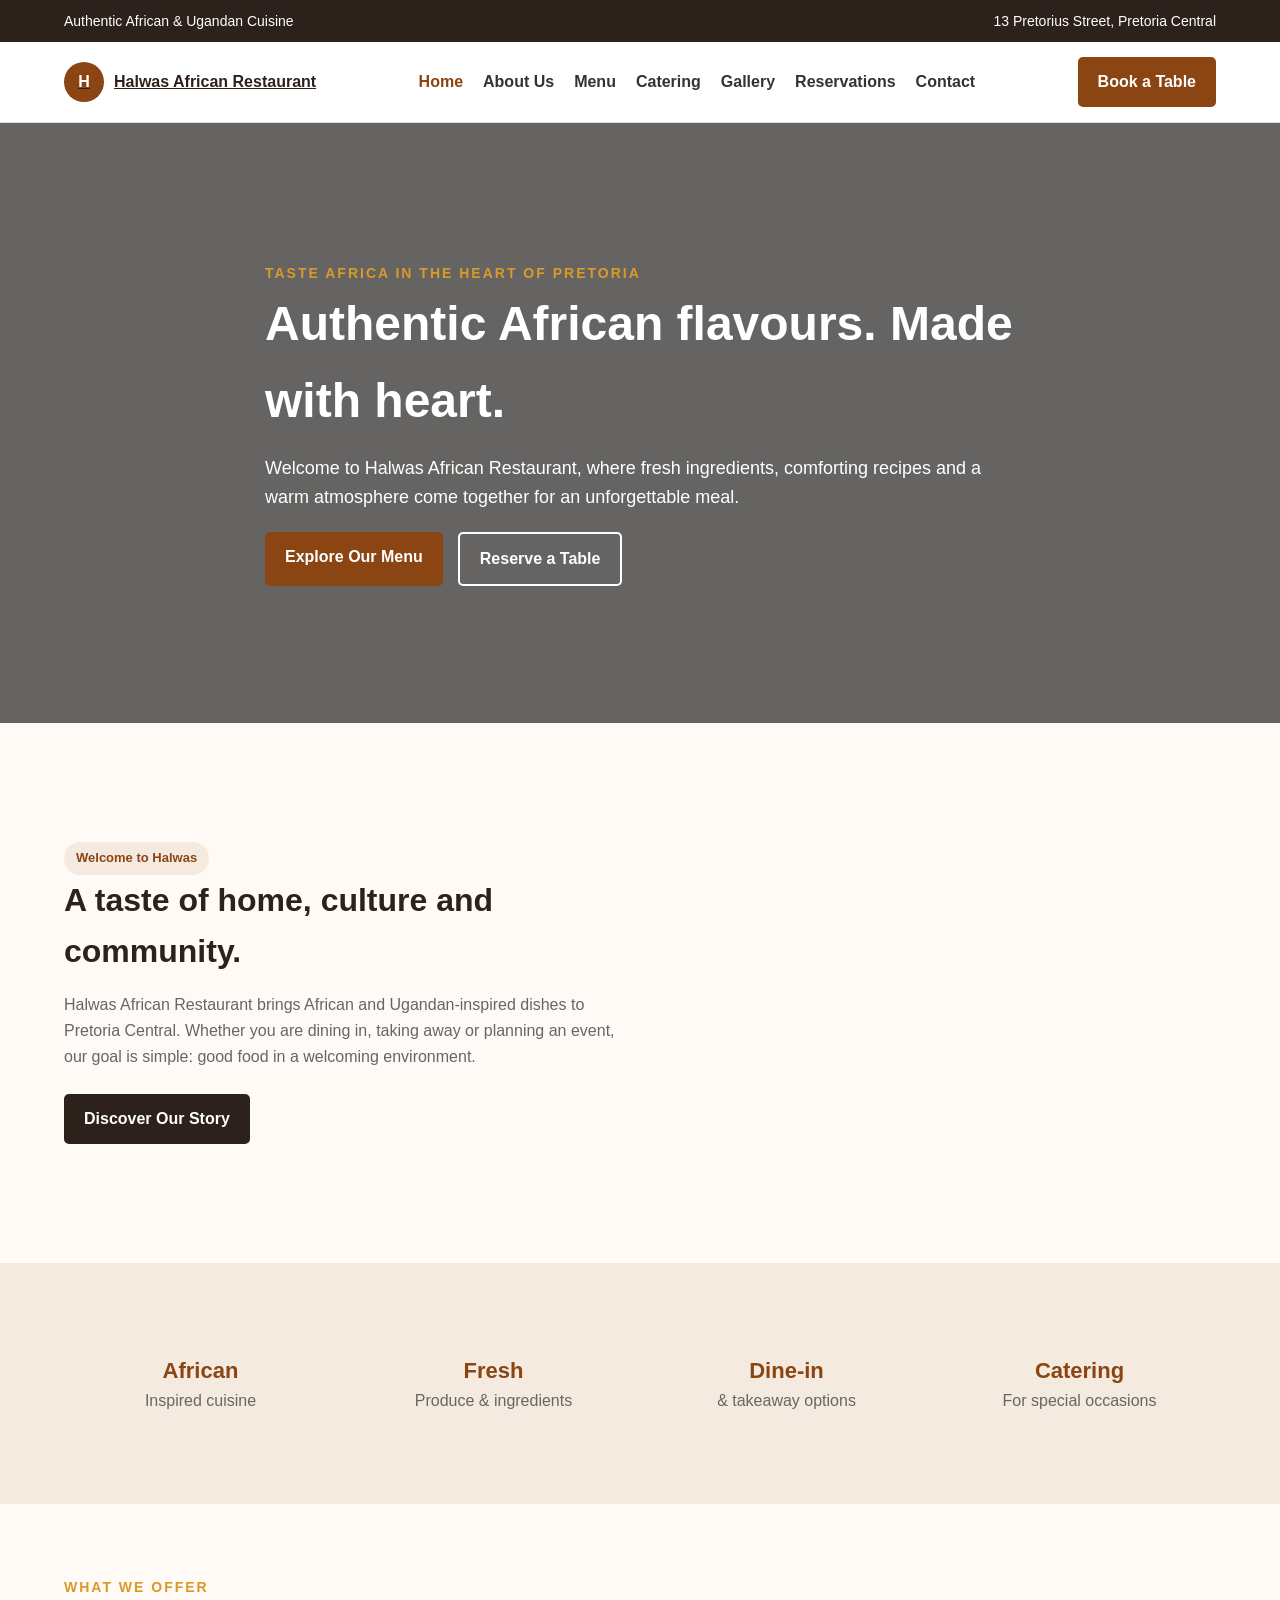
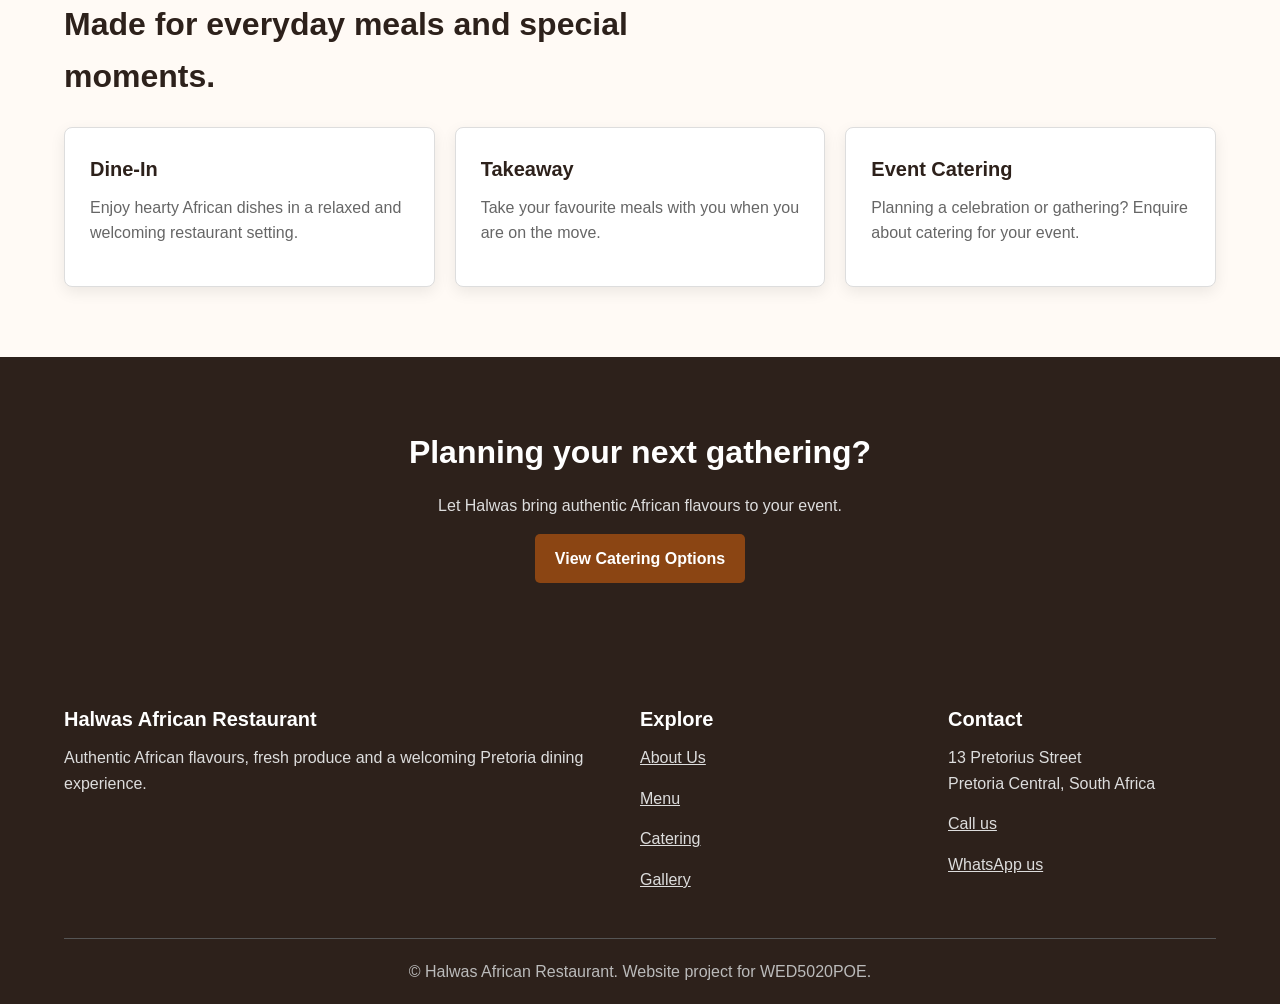
<file: index.html>
<!DOCTYPE html>
<html lang="en">
<head>
<meta charset="UTF-8">
<meta name="viewport" content="width=device-width, initial-scale=1.0">
<meta name="description" content="Halwas African Restaurant - authentic African and Ugandan cuisine in Pretoria Central.">
<title>Home | Halwas African Restaurant</title>
<link rel="stylesheet" href="css/style.css">
</head>
<body>
<div class="topbar"><div class="container"><span>Authentic African & Ugandan Cuisine</span><span>13 Pretorius Street, Pretoria Central</span></div></div>
<header>
<nav class="nav container">
  <a class="logo" href="index.html" class="active"><span class="logo-mark">H</span><span>Halwas African Restaurant</span></a>
  <button class="menu-toggle" aria-label="Open navigation">☰</button>
  <ul class="nav-links">
    <li><a href="index.html" class="active">Home</a></li>
    <li><a href="about.html">About Us</a></li>
    <li><a href="menu.html">Menu</a></li>
    <li><a href="catering.html">Catering</a></li>
    <li><a href="gallery.html">Gallery</a></li>
    <li><a href="reservations.html">Reservations</a></li>
    <li><a href="contact.html">Contact</a></li>
  </ul>
  <a class="btn btn-primary nav-cta" href="reservations.html">Book a Table</a>
</nav>
</header>

<main>
<section class="hero">
  <div class="container hero-content">
    <span class="eyebrow">Taste Africa in the heart of Pretoria</span>
    <h1>Authentic African flavours. Made with heart.</h1>
    <p>Welcome to Halwas African Restaurant, where fresh ingredients, comforting recipes and a warm atmosphere come together for an unforgettable meal.</p>
    <div class="actions">
      <a class="btn btn-primary" href="menu.html">Explore Our Menu</a>
      <a class="btn btn-outline" style="border-color:#fff;color:#fff" href="reservations.html">Reserve a Table</a>
    </div>
  </div>
</section>

<section>
  <div class="container grid-2">
    <div>
      <span class="badge">Welcome to Halwas</span>
      <div class="section-head">
        <h2>A taste of home, culture and community.</h2>
        <p>Halwas African Restaurant brings African and Ugandan-inspired dishes to Pretoria Central. Whether you are dining in, taking away or planning an event, our goal is simple: good food in a welcoming environment.</p>
      </div>
      <a class="btn btn-dark" href="about.html">Discover Our Story</a>
    </div>
    <div class="food-image food-1" role="img" aria-label="African-inspired food"></div>
  </div>
</section>

<section class="stats">
  <div class="container stat-grid">
    <div class="stat"><strong>African</strong><span>Inspired cuisine</span></div>
    <div class="stat"><strong>Fresh</strong><span>Produce & ingredients</span></div>
    <div class="stat"><strong>Dine-in</strong><span>& takeaway options</span></div>
    <div class="stat"><strong>Catering</strong><span>For special occasions</span></div>
  </div>
</section>

<section>
  <div class="container">
    <div class="section-head">
      <span class="eyebrow">What we offer</span>
      <h2>Made for everyday meals and special moments.</h2>
    </div>
    <div class="grid-3">
      <article class="card"><h3>Dine-In</h3><p>Enjoy hearty African dishes in a relaxed and welcoming restaurant setting.</p></article>
      <article class="card"><h3>Takeaway</h3><p>Take your favourite meals with you when you are on the move.</p></article>
      <article class="card"><h3>Event Catering</h3><p>Planning a celebration or gathering? Enquire about catering for your event.</p></article>
    </div>
  </div>
</section>

<section class="cta">
  <div class="container">
    <h2>Planning your next gathering?</h2>
    <p>Let Halwas bring authentic African flavours to your event.</p>
    <a class="btn btn-primary" href="catering.html">View Catering Options</a>
  </div>
</section>
</main>


<footer>
  <div class="container">
    <div class="footer-grid">
      <div>
        <h3>Halwas African Restaurant</h3>
        <p>Authentic African flavours, fresh produce and a welcoming Pretoria dining experience.</p>
      </div>
      <div>
        <h3>Explore</h3>
        <p><a href="about.html">About Us</a></p>
        <p><a href="menu.html">Menu</a></p>
        <p><a href="catering.html">Catering</a></p>
        <p><a href="gallery.html">Gallery</a></p>
      </div>
      <div>
        <h3>Contact</h3>
        <p>13 Pretorius Street<br>Pretoria Central, South Africa</p>
        <p><a href="tel:+27747342411">Call us</a></p>
        <p><a href="https://wa.me/27747342411" target="_blank" rel="noopener">WhatsApp us</a></p>
      </div>
    </div>
    <div class="footer-bottom">© <span data-year></span> Halwas African Restaurant. Website project for WED5020POE.</div>
  </div>
</footer>
<script src="js/script.js"></script>

</body>
</html>
</file>
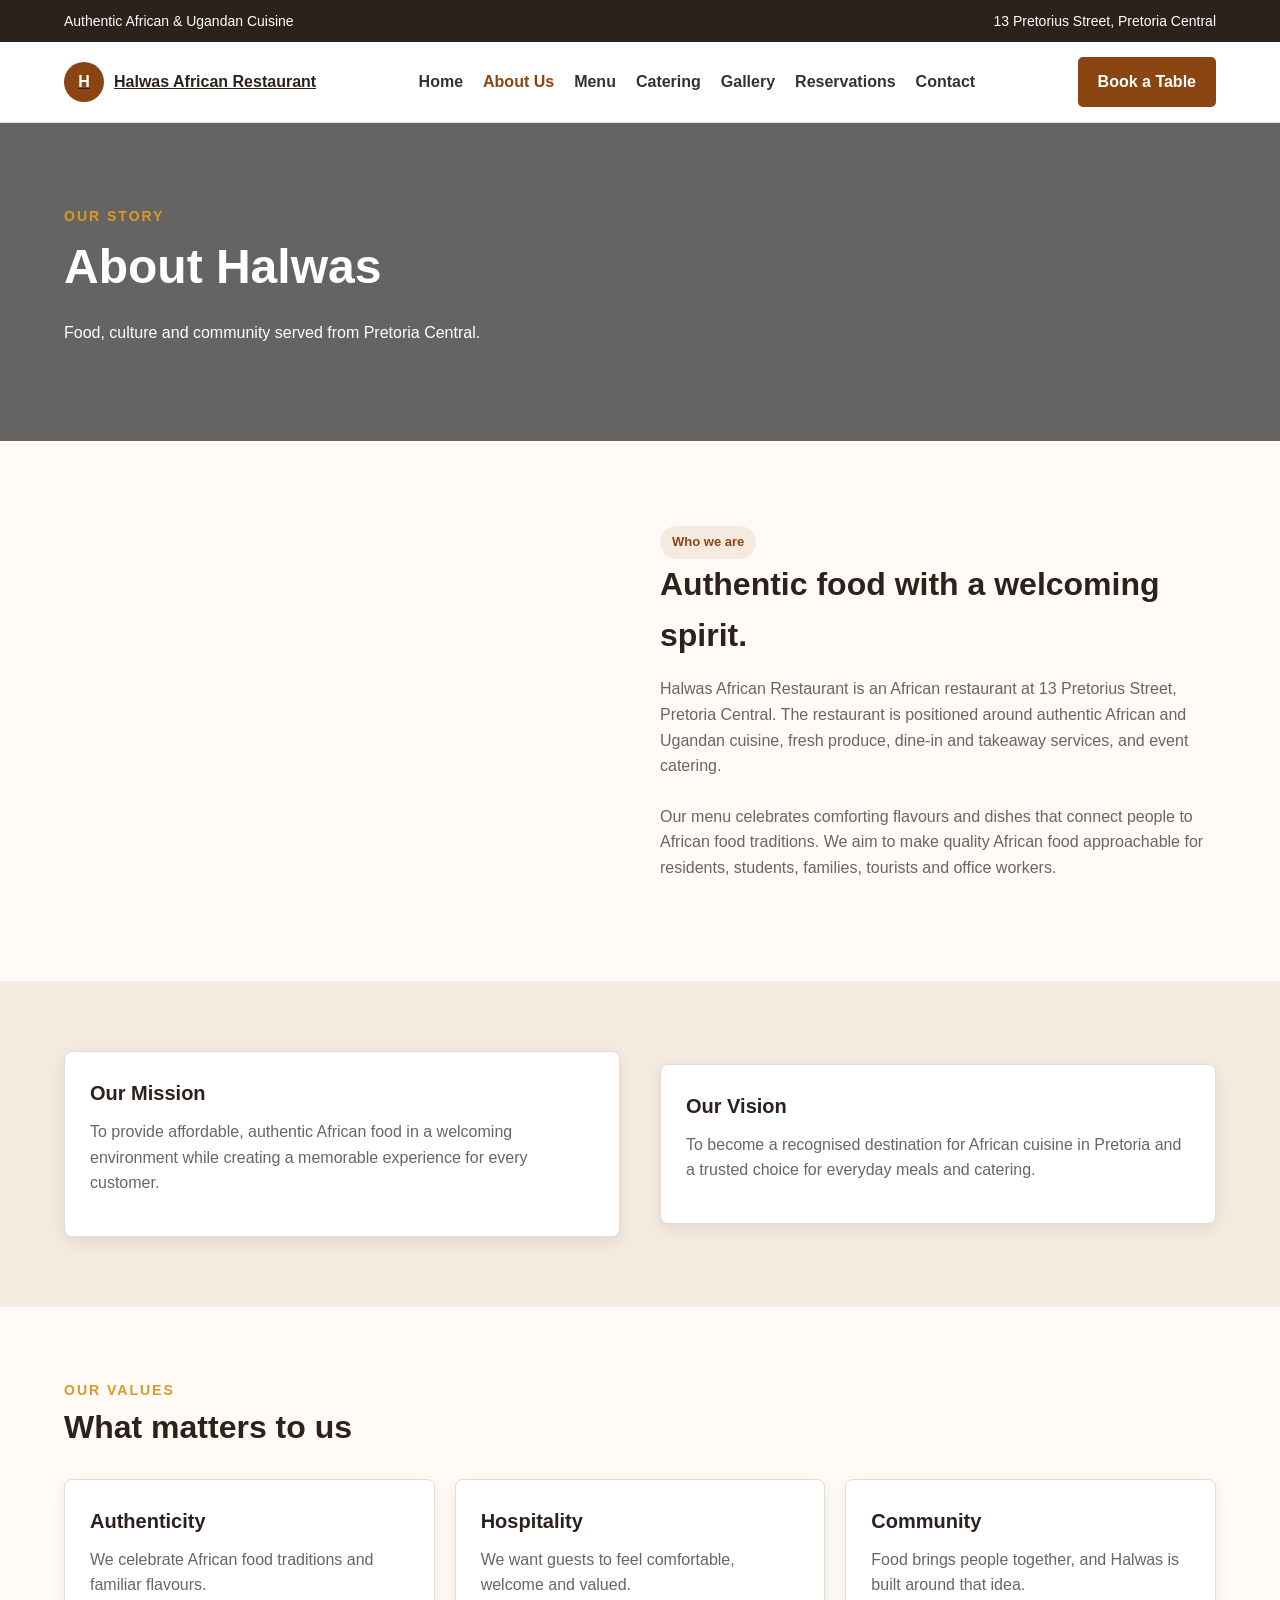
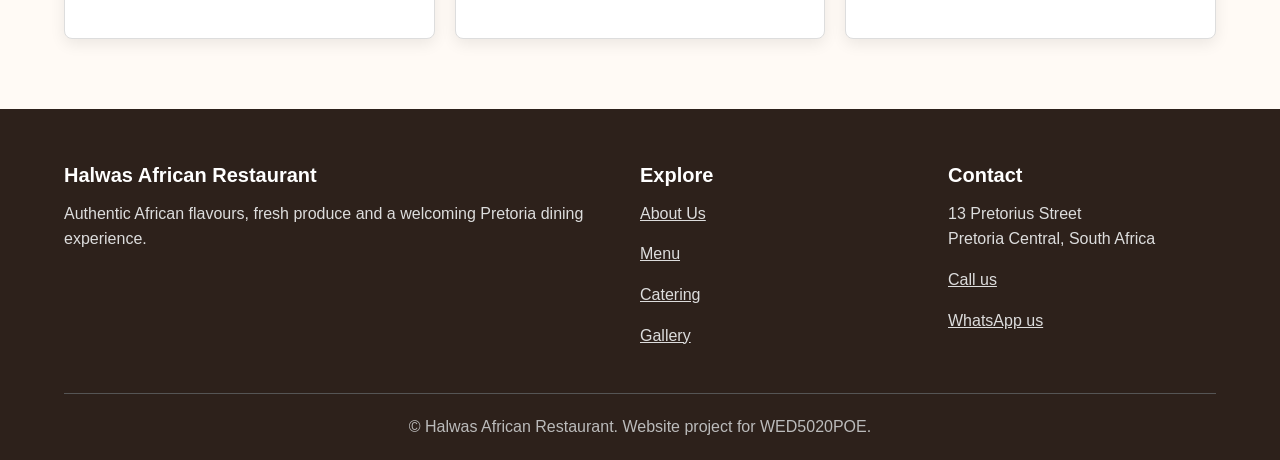
<file: about.html>
<!DOCTYPE html>
<html lang="en">
<head>
<meta charset="UTF-8">
<meta name="viewport" content="width=device-width, initial-scale=1.0">
<meta name="description" content="Halwas African Restaurant - authentic African and Ugandan cuisine in Pretoria Central.">
<title>About Us | Halwas African Restaurant</title>
<link rel="stylesheet" href="css/style.css">
</head>
<body>
<div class="topbar"><div class="container"><span>Authentic African & Ugandan Cuisine</span><span>13 Pretorius Street, Pretoria Central</span></div></div>
<header>
<nav class="nav container">
  <a class="logo" href="index.html"><span class="logo-mark">H</span><span>Halwas African Restaurant</span></a>
  <button class="menu-toggle" aria-label="Open navigation">☰</button>
  <ul class="nav-links">
    <li><a href="index.html">Home</a></li>
    <li><a href="about.html" class="active">About Us</a></li>
    <li><a href="menu.html">Menu</a></li>
    <li><a href="catering.html">Catering</a></li>
    <li><a href="gallery.html">Gallery</a></li>
    <li><a href="reservations.html">Reservations</a></li>
    <li><a href="contact.html">Contact</a></li>
  </ul>
  <a class="btn btn-primary nav-cta" href="reservations.html">Book a Table</a>
</nav>
</header>

<main>
<section class="page-hero"><div class="container"><span class="eyebrow">Our story</span><h1>About Halwas</h1><p>Food, culture and community served from Pretoria Central.</p></div></section>
<section>
  <div class="container grid-2">
    <div class="food-image food-2"></div>
    <div>
      <span class="badge">Who we are</span>
      <div class="section-head"><h2>Authentic food with a welcoming spirit.</h2><p>Halwas African Restaurant is an African restaurant at 13 Pretorius Street, Pretoria Central. The restaurant is positioned around authentic African and Ugandan cuisine, fresh produce, dine-in and takeaway services, and event catering.</p></div>
      <p>Our menu celebrates comforting flavours and dishes that connect people to African food traditions. We aim to make quality African food approachable for residents, students, families, tourists and office workers.</p>
    </div>
  </div>
</section>
<section class="stats">
  <div class="container grid-2">
    <div class="card"><h3>Our Mission</h3><p>To provide affordable, authentic African food in a welcoming environment while creating a memorable experience for every customer.</p></div>
    <div class="card"><h3>Our Vision</h3><p>To become a recognised destination for African cuisine in Pretoria and a trusted choice for everyday meals and catering.</p></div>
  </div>
</section>
<section>
  <div class="container">
    <div class="section-head"><span class="eyebrow">Our values</span><h2>What matters to us</h2></div>
    <div class="grid-3">
      <article class="card"><h3>Authenticity</h3><p>We celebrate African food traditions and familiar flavours.</p></article>
      <article class="card"><h3>Hospitality</h3><p>We want guests to feel comfortable, welcome and valued.</p></article>
      <article class="card"><h3>Community</h3><p>Food brings people together, and Halwas is built around that idea.</p></article>
    </div>
  </div>
</section>
</main>


<footer>
  <div class="container">
    <div class="footer-grid">
      <div>
        <h3>Halwas African Restaurant</h3>
        <p>Authentic African flavours, fresh produce and a welcoming Pretoria dining experience.</p>
      </div>
      <div>
        <h3>Explore</h3>
        <p><a href="about.html">About Us</a></p>
        <p><a href="menu.html">Menu</a></p>
        <p><a href="catering.html">Catering</a></p>
        <p><a href="gallery.html">Gallery</a></p>
      </div>
      <div>
        <h3>Contact</h3>
        <p>13 Pretorius Street<br>Pretoria Central, South Africa</p>
        <p><a href="tel:+27747342411">Call us</a></p>
        <p><a href="https://wa.me/27747342411" target="_blank" rel="noopener">WhatsApp us</a></p>
      </div>
    </div>
    <div class="footer-bottom">© <span data-year></span> Halwas African Restaurant. Website project for WED5020POE.</div>
  </div>
</footer>
<script src="js/script.js"></script>

</body>
</html>
</file>
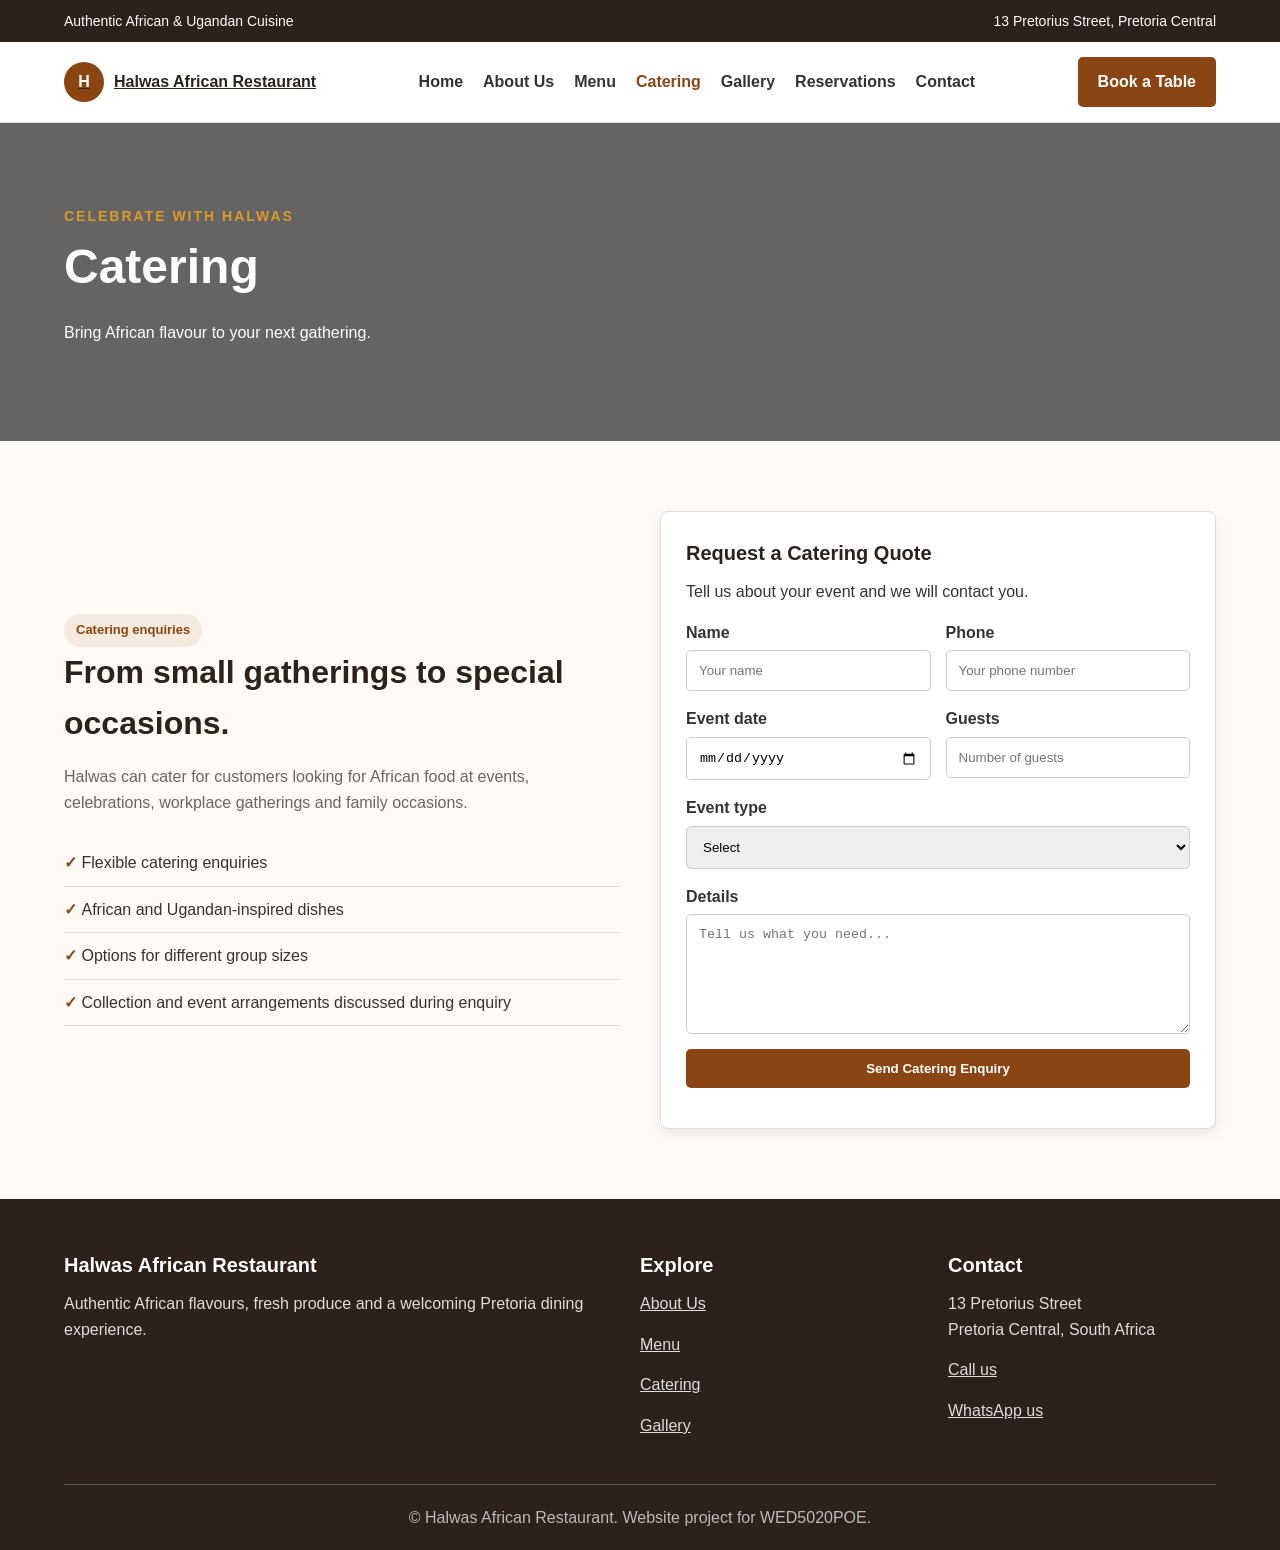
<file: catering.html>
<!DOCTYPE html>
<html lang="en">
<head>
<meta charset="UTF-8">
<meta name="viewport" content="width=device-width, initial-scale=1.0">
<meta name="description" content="Halwas African Restaurant - authentic African and Ugandan cuisine in Pretoria Central.">
<title>Catering | Halwas African Restaurant</title>
<link rel="stylesheet" href="css/style.css">
</head>
<body>
<div class="topbar"><div class="container"><span>Authentic African & Ugandan Cuisine</span><span>13 Pretorius Street, Pretoria Central</span></div></div>
<header>
<nav class="nav container">
  <a class="logo" href="index.html"><span class="logo-mark">H</span><span>Halwas African Restaurant</span></a>
  <button class="menu-toggle" aria-label="Open navigation">☰</button>
  <ul class="nav-links">
    <li><a href="index.html">Home</a></li>
    <li><a href="about.html">About Us</a></li>
    <li><a href="menu.html">Menu</a></li>
    <li><a href="catering.html" class="active">Catering</a></li>
    <li><a href="gallery.html">Gallery</a></li>
    <li><a href="reservations.html">Reservations</a></li>
    <li><a href="contact.html">Contact</a></li>
  </ul>
  <a class="btn btn-primary nav-cta" href="reservations.html">Book a Table</a>
</nav>
</header>

<main>
<section class="page-hero"><div class="container"><span class="eyebrow">Celebrate with Halwas</span><h1>Catering</h1><p>Bring African flavour to your next gathering.</p></div></section>
<section>
  <div class="container grid-2">
    <div>
      <span class="badge">Catering enquiries</span>
      <div class="section-head"><h2>From small gatherings to special occasions.</h2><p>Halwas can cater for customers looking for African food at events, celebrations, workplace gatherings and family occasions.</p></div>
      <ul class="list">
        <li>Flexible catering enquiries</li>
        <li>African and Ugandan-inspired dishes</li>
        <li>Options for different group sizes</li>
        <li>Collection and event arrangements discussed during enquiry</li>
      </ul>
    </div>
    <div class="card">
      <h3>Request a Catering Quote</h3>
      <p style="margin-bottom:15px;color:var(--muted)">Tell us about your event and we will contact you.</p>
      <form>
        <div class="form-grid">
          <label>Name<input required name="name" type="text" placeholder="Your name"></label>
          <label>Phone<input required name="phone" type="tel" placeholder="Your phone number"></label>
        </div>
        <div class="form-grid">
          <label>Event date<input required type="date" name="date"></label>
          <label>Guests<input required min="1" type="number" name="guests" placeholder="Number of guests"></label>
        </div>
        <label>Event type<select required><option value="">Select</option><option>Birthday</option><option>Wedding</option><option>Corporate</option><option>Family gathering</option><option>Other</option></select></label>
        <label>Details<textarea required placeholder="Tell us what you need..."></textarea></label>
        <button class="btn btn-primary" type="submit">Send Catering Enquiry</button>
        <div class="form-message"></div>
      </form>
    </div>
  </div>
</section>
</main>


<footer>
  <div class="container">
    <div class="footer-grid">
      <div>
        <h3>Halwas African Restaurant</h3>
        <p>Authentic African flavours, fresh produce and a welcoming Pretoria dining experience.</p>
      </div>
      <div>
        <h3>Explore</h3>
        <p><a href="about.html">About Us</a></p>
        <p><a href="menu.html">Menu</a></p>
        <p><a href="catering.html">Catering</a></p>
        <p><a href="gallery.html">Gallery</a></p>
      </div>
      <div>
        <h3>Contact</h3>
        <p>13 Pretorius Street<br>Pretoria Central, South Africa</p>
        <p><a href="tel:+27747342411">Call us</a></p>
        <p><a href="https://wa.me/27747342411" target="_blank" rel="noopener">WhatsApp us</a></p>
      </div>
    </div>
    <div class="footer-bottom">© <span data-year></span> Halwas African Restaurant. Website project for WED5020POE.</div>
  </div>
</footer>
<script src="js/script.js"></script>

</body>
</html>
</file>
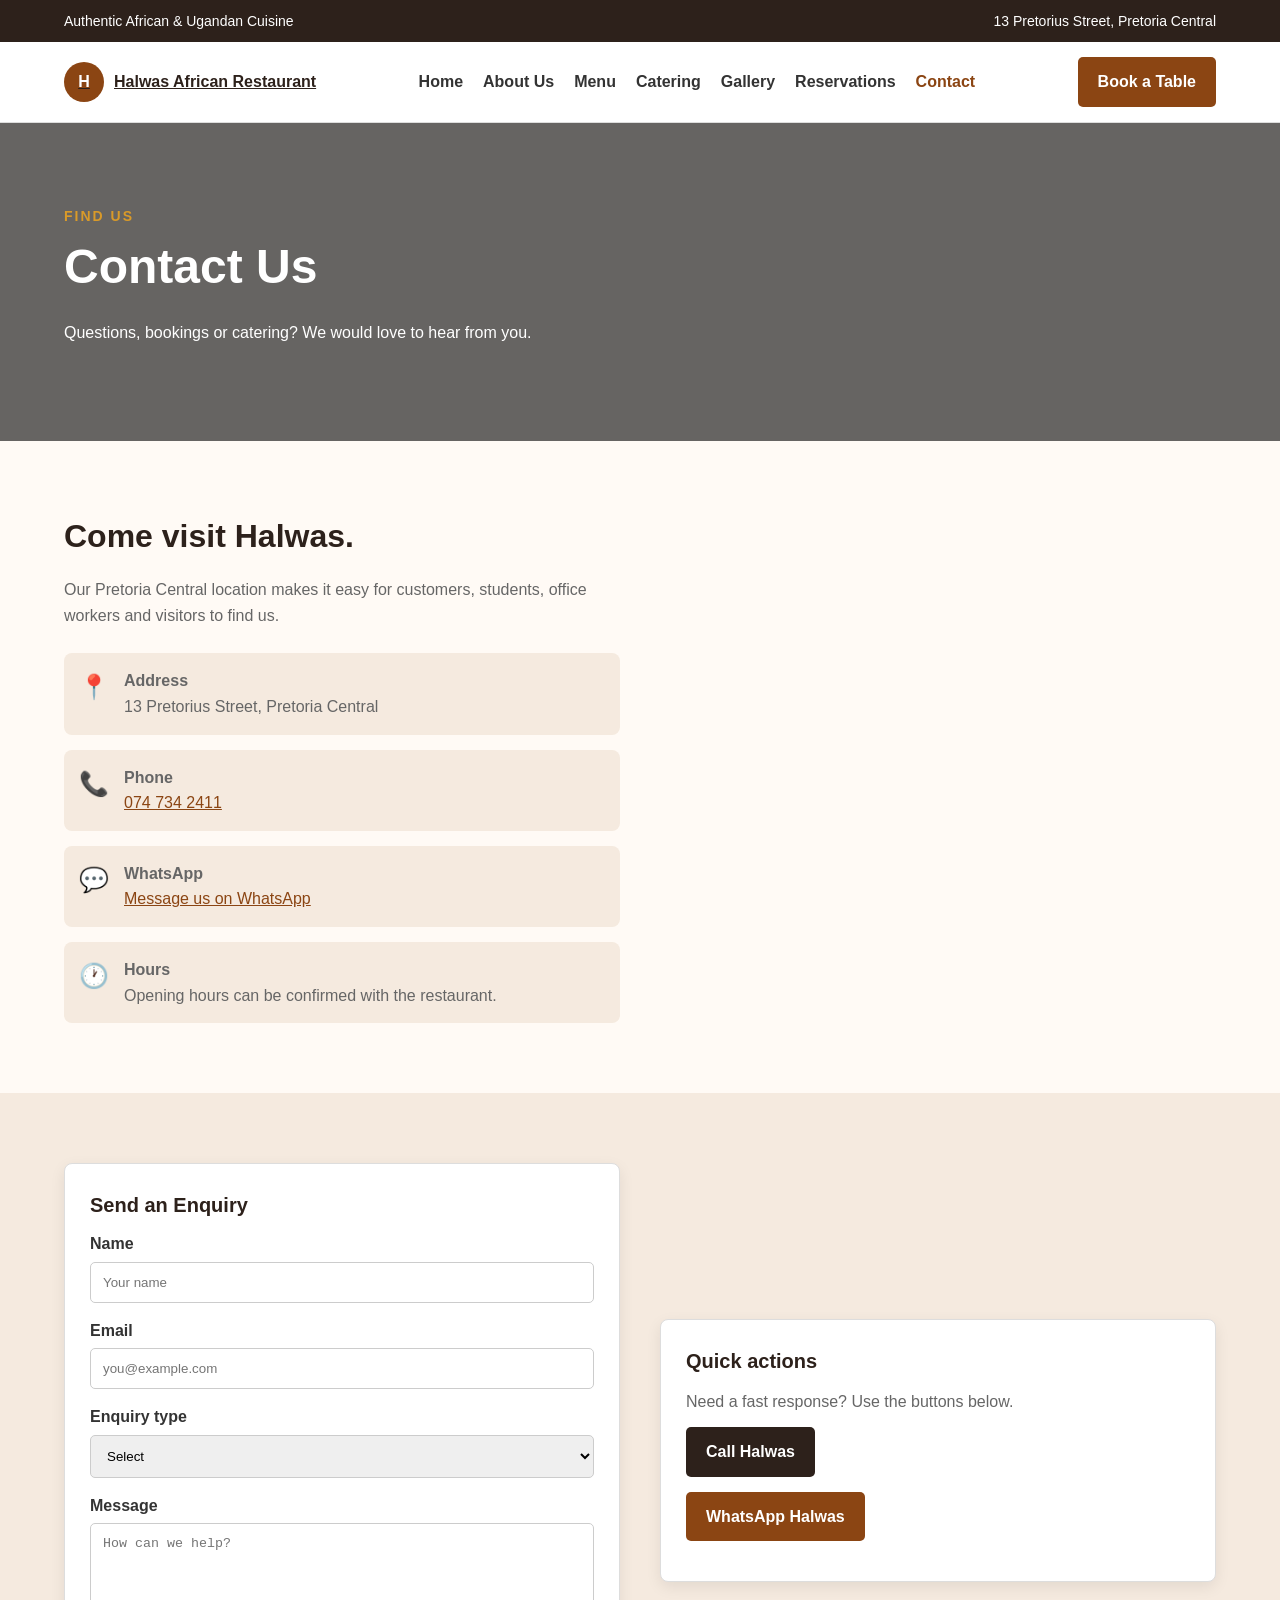
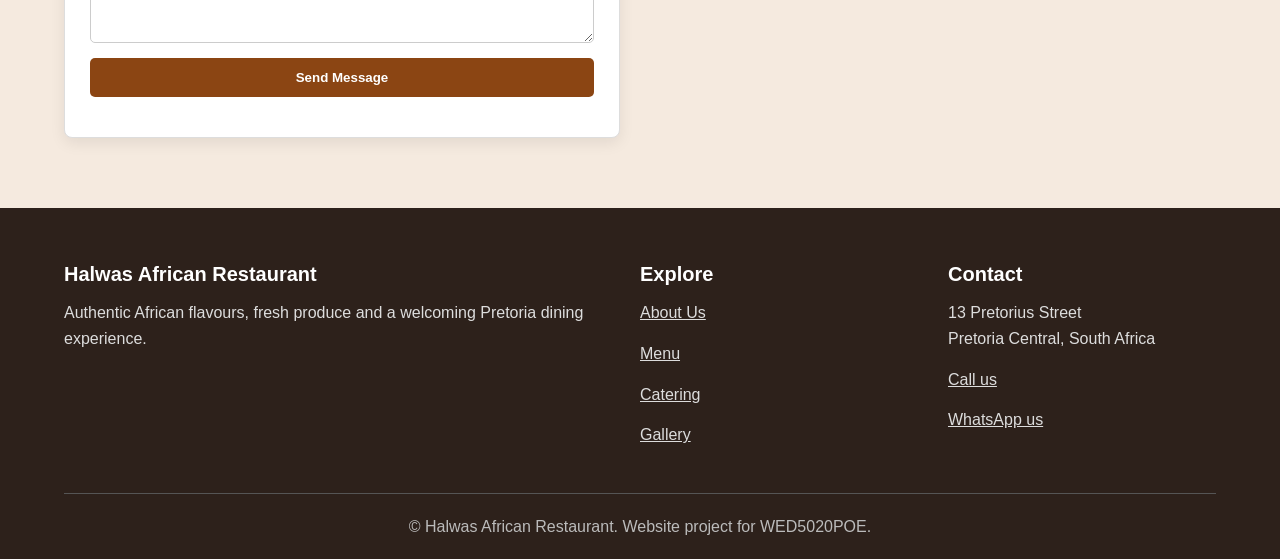
<file: contact.html>
<!DOCTYPE html>
<html lang="en">
<head>
<meta charset="UTF-8">
<meta name="viewport" content="width=device-width, initial-scale=1.0">
<meta name="description" content="Halwas African Restaurant - authentic African and Ugandan cuisine in Pretoria Central.">
<title>Contact Us | Halwas African Restaurant</title>
<link rel="stylesheet" href="css/style.css">
</head>
<body>
<div class="topbar"><div class="container"><span>Authentic African & Ugandan Cuisine</span><span>13 Pretorius Street, Pretoria Central</span></div></div>
<header>
<nav class="nav container">
  <a class="logo" href="index.html"><span class="logo-mark">H</span><span>Halwas African Restaurant</span></a>
  <button class="menu-toggle" aria-label="Open navigation">☰</button>
  <ul class="nav-links">
    <li><a href="index.html">Home</a></li>
    <li><a href="about.html">About Us</a></li>
    <li><a href="menu.html">Menu</a></li>
    <li><a href="catering.html">Catering</a></li>
    <li><a href="gallery.html">Gallery</a></li>
    <li><a href="reservations.html">Reservations</a></li>
    <li><a href="contact.html" class="active">Contact</a></li>
  </ul>
  <a class="btn btn-primary nav-cta" href="reservations.html">Book a Table</a>
</nav>
</header>

<main>
<section class="page-hero"><div class="container"><span class="eyebrow">Find us</span><h1>Contact Us</h1><p>Questions, bookings or catering? We would love to hear from you.</p></div></section>
<section>
  <div class="container grid-2">
    <div>
      <div class="section-head"><h2>Come visit Halwas.</h2><p>Our Pretoria Central location makes it easy for customers, students, office workers and visitors to find us.</p></div>
      <div class="contact-list">
        <div><span class="icon">📍</span><p><strong>Address</strong><br>13 Pretorius Street, Pretoria Central</p></div>
        <div><span class="icon">📞</span><p><strong>Phone</strong><br><a href="tel:+27747342411">074 734 2411</a></p></div>
        <div><span class="icon">💬</span><p><strong>WhatsApp</strong><br><a href="https://wa.me/27747342411" target="_blank" rel="noopener">Message us on WhatsApp</a></p></div>
        <div><span class="icon">🕐</span><p><strong>Hours</strong><br>Opening hours can be confirmed with the restaurant.</p></div>
      </div>
    </div>
    <div>
      <iframe class="map" loading="lazy" src="https://www.google.com/maps?q=13%20Pretorius%20Street%2C%20Pretoria%20Central&output=embed" title="Map showing Halwas African Restaurant location"></iframe>
    </div>
  </div>
</section>
<section class="stats">
  <div class="container grid-2">
    <div class="card">
      <h3>Send an Enquiry</h3>
      <form>
        <label>Name<input required type="text" placeholder="Your name"></label>
        <label>Email<input required type="email" placeholder="you@example.com"></label>
        <label>Enquiry type<select required><option value="">Select</option><option>General question</option><option>Reservation</option><option>Catering</option><option>Menu</option></select></label>
        <label>Message<textarea required placeholder="How can we help?"></textarea></label>
        <button class="btn btn-primary" type="submit">Send Message</button>
        <div class="form-message"></div>
      </form>
    </div>
    <div class="card">
      <h3>Quick actions</h3>
      <p style="margin:12px 0">Need a fast response? Use the buttons below.</p>
      <p><a class="btn btn-dark" href="tel:+27747342411">Call Halwas</a></p>
      <p style="margin-top:10px"><a class="btn btn-primary" href="https://wa.me/27747342411" target="_blank" rel="noopener">WhatsApp Halwas</a></p>
    </div>
  </div>
</section>
</main>


<footer>
  <div class="container">
    <div class="footer-grid">
      <div>
        <h3>Halwas African Restaurant</h3>
        <p>Authentic African flavours, fresh produce and a welcoming Pretoria dining experience.</p>
      </div>
      <div>
        <h3>Explore</h3>
        <p><a href="about.html">About Us</a></p>
        <p><a href="menu.html">Menu</a></p>
        <p><a href="catering.html">Catering</a></p>
        <p><a href="gallery.html">Gallery</a></p>
      </div>
      <div>
        <h3>Contact</h3>
        <p>13 Pretorius Street<br>Pretoria Central, South Africa</p>
        <p><a href="tel:+27747342411">Call us</a></p>
        <p><a href="https://wa.me/27747342411" target="_blank" rel="noopener">WhatsApp us</a></p>
      </div>
    </div>
    <div class="footer-bottom">© <span data-year></span> Halwas African Restaurant. Website project for WED5020POE.</div>
  </div>
</footer>
<script src="js/script.js"></script>

</body>
</html>
</file>
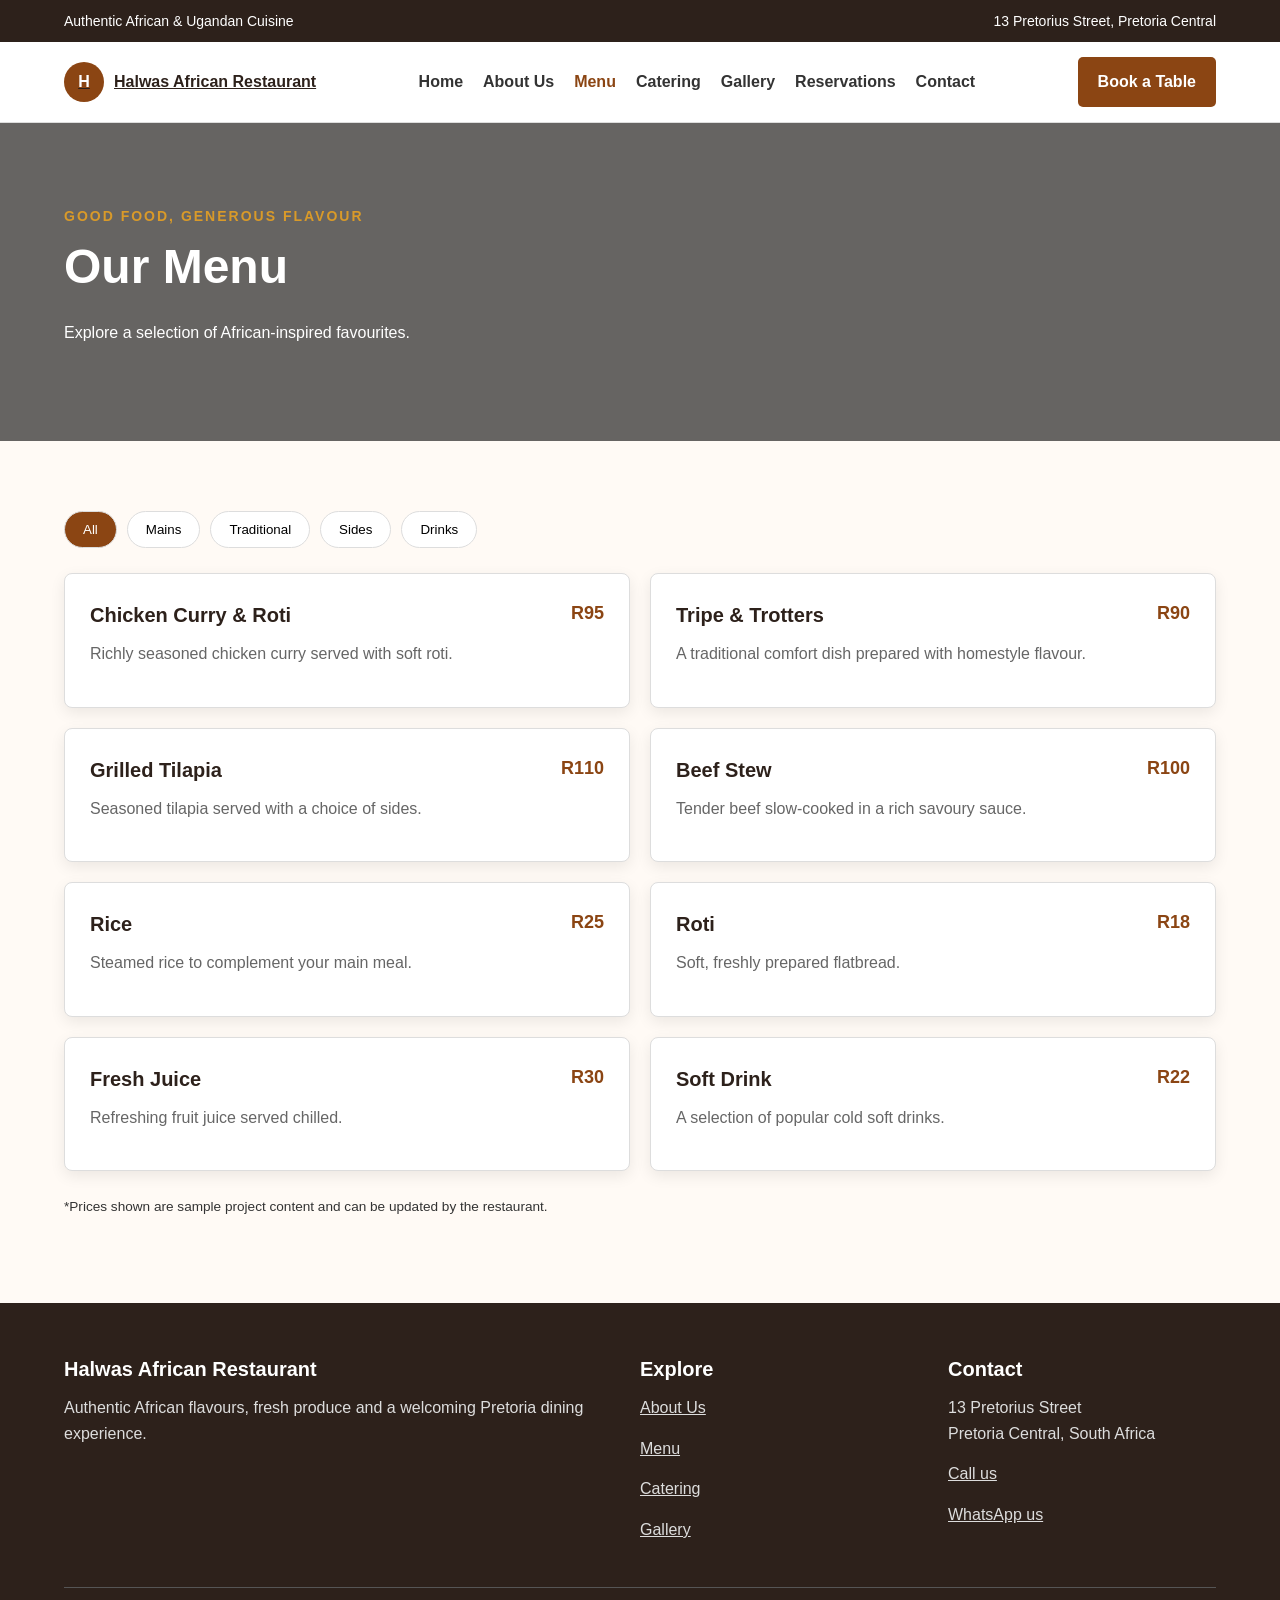
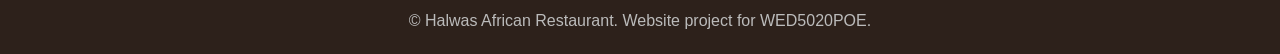
<file: menu.html>
<!DOCTYPE html>
<html lang="en">
<head>
<meta charset="UTF-8">
<meta name="viewport" content="width=device-width, initial-scale=1.0">
<meta name="description" content="Halwas African Restaurant - authentic African and Ugandan cuisine in Pretoria Central.">
<title>Menu | Halwas African Restaurant</title>
<link rel="stylesheet" href="css/style.css">
</head>
<body>
<div class="topbar"><div class="container"><span>Authentic African & Ugandan Cuisine</span><span>13 Pretorius Street, Pretoria Central</span></div></div>
<header>
<nav class="nav container">
  <a class="logo" href="index.html"><span class="logo-mark">H</span><span>Halwas African Restaurant</span></a>
  <button class="menu-toggle" aria-label="Open navigation">☰</button>
  <ul class="nav-links">
    <li><a href="index.html">Home</a></li>
    <li><a href="about.html">About Us</a></li>
    <li><a href="menu.html" class="active">Menu</a></li>
    <li><a href="catering.html">Catering</a></li>
    <li><a href="gallery.html">Gallery</a></li>
    <li><a href="reservations.html">Reservations</a></li>
    <li><a href="contact.html">Contact</a></li>
  </ul>
  <a class="btn btn-primary nav-cta" href="reservations.html">Book a Table</a>
</nav>
</header>

<main>
<section class="page-hero"><div class="container"><span class="eyebrow">Good food, generous flavour</span><h1>Our Menu</h1><p>Explore a selection of African-inspired favourites.</p></div></section>
<section>
  <div class="container">
    <div class="menu-tabs">
      <button class="menu-tab active" data-category="all">All</button>
      <button class="menu-tab" data-category="mains">Mains</button>
      <button class="menu-tab" data-category="traditional">Traditional</button>
      <button class="menu-tab" data-category="sides">Sides</button>
      <button class="menu-tab" data-category="drinks">Drinks</button>
    </div>
    <div class="menu-grid">
      <article class="card menu-item" data-category="mains"><div><h3>Chicken Curry & Roti</h3><p>Richly seasoned chicken curry served with soft roti.</p></div><span class="price">R95</span></article>
      <article class="card menu-item" data-category="traditional"><div><h3>Tripe & Trotters</h3><p>A traditional comfort dish prepared with homestyle flavour.</p></div><span class="price">R90</span></article>
      <article class="card menu-item" data-category="mains"><div><h3>Grilled Tilapia</h3><p>Seasoned tilapia served with a choice of sides.</p></div><span class="price">R110</span></article>
      <article class="card menu-item" data-category="mains"><div><h3>Beef Stew</h3><p>Tender beef slow-cooked in a rich savoury sauce.</p></div><span class="price">R100</span></article>
      <article class="card menu-item" data-category="sides"><div><h3>Rice</h3><p>Steamed rice to complement your main meal.</p></div><span class="price">R25</span></article>
      <article class="card menu-item" data-category="sides"><div><h3>Roti</h3><p>Soft, freshly prepared flatbread.</p></div><span class="price">R18</span></article>
      <article class="card menu-item" data-category="drinks"><div><h3>Fresh Juice</h3><p>Refreshing fruit juice served chilled.</p></div><span class="price">R30</span></article>
      <article class="card menu-item" data-category="drinks"><div><h3>Soft Drink</h3><p>A selection of popular cold soft drinks.</p></div><span class="price">R22</span></article>
    </div>
    <p style="margin-top:25px;color:var(--muted);font-size:.85rem">*Prices shown are sample project content and can be updated by the restaurant.</p>
  </div>
</section>
</main>


<footer>
  <div class="container">
    <div class="footer-grid">
      <div>
        <h3>Halwas African Restaurant</h3>
        <p>Authentic African flavours, fresh produce and a welcoming Pretoria dining experience.</p>
      </div>
      <div>
        <h3>Explore</h3>
        <p><a href="about.html">About Us</a></p>
        <p><a href="menu.html">Menu</a></p>
        <p><a href="catering.html">Catering</a></p>
        <p><a href="gallery.html">Gallery</a></p>
      </div>
      <div>
        <h3>Contact</h3>
        <p>13 Pretorius Street<br>Pretoria Central, South Africa</p>
        <p><a href="tel:+27747342411">Call us</a></p>
        <p><a href="https://wa.me/27747342411" target="_blank" rel="noopener">WhatsApp us</a></p>
      </div>
    </div>
    <div class="footer-bottom">© <span data-year></span> Halwas African Restaurant. Website project for WED5020POE.</div>
  </div>
</footer>
<script src="js/script.js"></script>

</body>
</html>
</file>
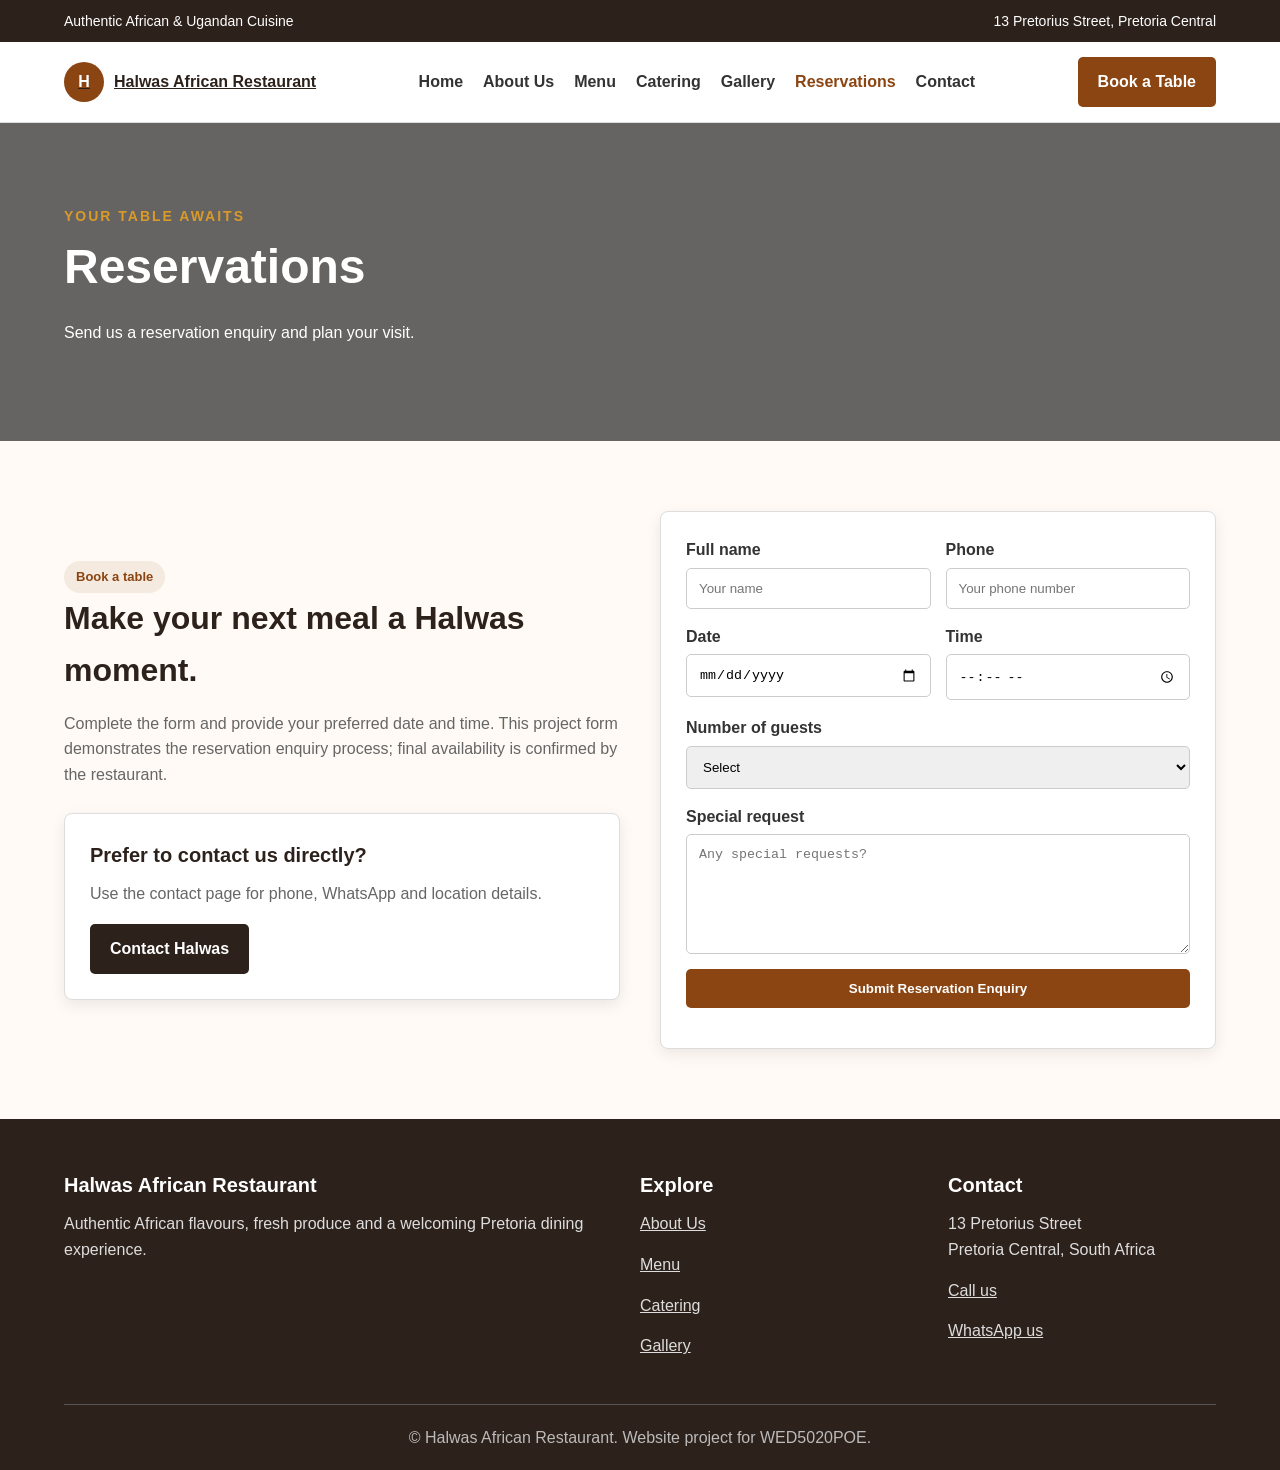
<file: reservations.html>
<!DOCTYPE html>
<html lang="en">
<head>
<meta charset="UTF-8">
<meta name="viewport" content="width=device-width, initial-scale=1.0">
<meta name="description" content="Halwas African Restaurant - authentic African and Ugandan cuisine in Pretoria Central.">
<title>Reservations | Halwas African Restaurant</title>
<link rel="stylesheet" href="css/style.css">
</head>
<body>
<div class="topbar"><div class="container"><span>Authentic African & Ugandan Cuisine</span><span>13 Pretorius Street, Pretoria Central</span></div></div>
<header>
<nav class="nav container">
  <a class="logo" href="index.html"><span class="logo-mark">H</span><span>Halwas African Restaurant</span></a>
  <button class="menu-toggle" aria-label="Open navigation">☰</button>
  <ul class="nav-links">
    <li><a href="index.html">Home</a></li>
    <li><a href="about.html">About Us</a></li>
    <li><a href="menu.html">Menu</a></li>
    <li><a href="catering.html">Catering</a></li>
    <li><a href="gallery.html">Gallery</a></li>
    <li><a href="reservations.html" class="active">Reservations</a></li>
    <li><a href="contact.html">Contact</a></li>
  </ul>
  <a class="btn btn-primary nav-cta" href="reservations.html" class="active">Book a Table</a>
</nav>
</header>

<main>
<section class="page-hero"><div class="container"><span class="eyebrow">Your table awaits</span><h1>Reservations</h1><p>Send us a reservation enquiry and plan your visit.</p></div></section>
<section>
  <div class="container grid-2">
    <div>
      <span class="badge">Book a table</span>
      <div class="section-head"><h2>Make your next meal a Halwas moment.</h2><p>Complete the form and provide your preferred date and time. This project form demonstrates the reservation enquiry process; final availability is confirmed by the restaurant.</p></div>
      <div class="card">
        <h3>Prefer to contact us directly?</h3>
        <p style="margin:8px 0 18px">Use the contact page for phone, WhatsApp and location details.</p>
        <a class="btn btn-dark" href="contact.html">Contact Halwas</a>
      </div>
    </div>
    <div class="card">
      <form>
        <div class="form-grid">
          <label>Full name<input required type="text" placeholder="Your name"></label>
          <label>Phone<input required type="tel" placeholder="Your phone number"></label>
        </div>
        <div class="form-grid">
          <label>Date<input required type="date"></label>
          <label>Time<input required type="time"></label>
        </div>
        <label>Number of guests<select required><option value="">Select</option><option>1</option><option>2</option><option>3</option><option>4</option><option>5+</option></select></label>
        <label>Special request<textarea placeholder="Any special requests?"></textarea></label>
        <button class="btn btn-primary" type="submit">Submit Reservation Enquiry</button>
        <div class="form-message"></div>
      </form>
    </div>
  </div>
</section>
</main>


<footer>
  <div class="container">
    <div class="footer-grid">
      <div>
        <h3>Halwas African Restaurant</h3>
        <p>Authentic African flavours, fresh produce and a welcoming Pretoria dining experience.</p>
      </div>
      <div>
        <h3>Explore</h3>
        <p><a href="about.html">About Us</a></p>
        <p><a href="menu.html">Menu</a></p>
        <p><a href="catering.html">Catering</a></p>
        <p><a href="gallery.html">Gallery</a></p>
      </div>
      <div>
        <h3>Contact</h3>
        <p>13 Pretorius Street<br>Pretoria Central, South Africa</p>
        <p><a href="tel:+27747342411">Call us</a></p>
        <p><a href="https://wa.me/27747342411" target="_blank" rel="noopener">WhatsApp us</a></p>
      </div>
    </div>
    <div class="footer-bottom">© <span data-year></span> Halwas African Restaurant. Website project for WED5020POE.</div>
  </div>
</footer>
<script src="js/script.js"></script>

</body>
</html>
</file>
<file: css/style.css>
/* General styling */

* {
    margin: 0;
    padding: 0;
    box-sizing: border-box;
}

body {
    font-family: Arial, sans-serif;
    background-color: #fffaf5;
    color: #333;
    line-height: 1.6;
}

.container {
    width: 90%;
    max-width: 1200px;
    margin: auto;
}

img {
    max-width: 100%;
}


/* Top bar */

.topbar {
    background-color: #2d211b;
    color: white;
    padding: 10px 0;
    font-size: 14px;
}

.topbar .container {
    display: flex;
    justify-content: space-between;
}


/* Navigation */

header {
    background-color: white;
    border-bottom: 1px solid #ddd;
}

.nav {
    display: flex;
    align-items: center;
    justify-content: space-between;
    padding: 15px 0;
}

.logo {
    display: flex;
    align-items: center;
    gap: 10px;
    font-weight: bold;
    color: #2d211b;
}

.logo-mark {
    background-color: #8b4513;
    color: white;
    width: 40px;
    height: 40px;
    border-radius: 50%;
    display: flex;
    align-items: center;
    justify-content: center;
}

.nav-links {
    display: flex;
    gap: 20px;
    list-style: none;
}

.nav-links a {
    text-decoration: none;
    color: #333;
    font-weight: bold;
}

.nav-links a:hover,
.nav-links a.active {
    color: #8b4513;
}

.menu-toggle {
    display: none;
    background: none;
    border: none;
    font-size: 25px;
}


/* Buttons */

.btn {
    display: inline-block;
    padding: 12px 20px;
    border-radius: 5px;
    text-decoration: none;
    border: none;
    cursor: pointer;
    font-weight: bold;
}

.btn-primary {
    background-color: #8b4513;
    color: white;
}

.btn-primary:hover {
    background-color: #66320d;
}

.btn-dark {
    background-color: #2d211b;
    color: white;
}

.btn-dark:hover {
    background-color: #8b4513;
}

.btn-outline {
    background-color: transparent;
    border: 2px solid #8b4513;
    color: #8b4513;
}

.btn-outline:hover {
    background-color: #8b4513;
    color: white;
}


/* Headings and text */

h1,
h2,
h3 {
    color: #2d211b;
}

h1 {
    font-size: 48px;
    margin-bottom: 15px;
}

h2 {
    font-size: 32px;
    margin-bottom: 15px;
}

h3 {
    font-size: 20px;
    margin-bottom: 10px;
}

p {
    color: #666;
    margin-bottom: 15px;
}

.eyebrow {
    color: #d99a29;
    font-size: 14px;
    font-weight: bold;
    text-transform: uppercase;
    letter-spacing: 2px;
}

.badge {
    display: inline-block;
    background-color: #f5eadf;
    color: #8b4513;
    padding: 6px 12px;
    border-radius: 20px;
    font-size: 13px;
    font-weight: bold;
}


/* Hero section */

.hero {
    min-height: 600px;
    display: flex;
    align-items: center;
    background-image:
        linear-gradient(rgba(0, 0, 0, 0.6), rgba(0, 0, 0, 0.6)),
        url("https://images.unsplash.com/photo-1547592180-85f173990554?auto=format&fit=crop&w=1600&q=80");
    background-size: cover;
    background-position: center;
}

.hero-content {
    max-width: 750px;
}

.hero h1 {
    color: white;
}

.hero p {
    color: white;
    font-size: 18px;
}

.actions {
    display: flex;
    gap: 15px;
    margin-top: 20px;
}


/* Page hero */

.page-hero {
    padding: 80px 0;
    background-image:
        linear-gradient(rgba(0, 0, 0, 0.6), rgba(0, 0, 0, 0.6)),
        url("https://images.unsplash.com/photo-1515003197210-e0cd71810b5f?auto=format&fit=crop&w=1600&q=80");
    background-size: cover;
    background-position: center;
}

.page-hero h1 {
    color: white;
}

.page-hero p {
    color: white;
}


/* Sections */

section {
    padding: 70px 0;
}

.section-head {
    max-width: 700px;
    margin-bottom: 25px;
}


/* Two column layout */

.grid-2 {
    display: grid;
    grid-template-columns: 1fr 1fr;
    gap: 40px;
    align-items: center;
}


/* Three column layout */

.grid-3 {
    display: grid;
    grid-template-columns: repeat(3, 1fr);
    gap: 20px;
}


/* Food images */

.food-image {
    min-height: 400px;
    background-size: cover;
    background-position: center;
    border-radius: 8px;
}

.food-1 {
    background-image: url("https://images.unsplash.com/photo-1547592180-85f173990554?auto=format&fit=crop&w=1000&q=80");
}

.food-2 {
    background-image: url("https://images.unsplash.com/photo-1515003197210-e0cd71810b5f?auto=format&fit=crop&w=1000&q=80");
}


/* Cards */

.card {
    background-color: white;
    border: 1px solid #ddd;
    border-radius: 8px;
    padding: 25px;
    box-shadow: 0 5px 15px rgba(0, 0, 0, 0.08);
}

.card:hover {
    box-shadow: 0 8px 20px rgba(0, 0, 0, 0.12);
}


/* Statistics */

.stats {
    background-color: #f5eadf;
}

.stat-grid {
    display: grid;
    grid-template-columns: repeat(4, 1fr);
    gap: 20px;
}

.stat {
    text-align: center;
    padding: 20px;
}

.stat strong {
    display: block;
    color: #8b4513;
    font-size: 22px;
}

.stat span {
    color: #666;
}


/* Call to action */

.cta {
    background-color: #2d211b;
    text-align: center;
}

.cta h2 {
    color: white;
}

.cta p {
    color: #ddd;
}


/* Lists */

.list {
    list-style: none;
}

.list li {
    padding: 10px 0;
    border-bottom: 1px solid #ddd;
}

.list li::before {
    content: "✓ ";
    color: #8b4513;
    font-weight: bold;
}


/* Menu */

.menu-tabs {
    display: flex;
    gap: 10px;
    margin-bottom: 25px;
    flex-wrap: wrap;
}

.menu-tab {
    padding: 10px 18px;
    border: 1px solid #ddd;
    border-radius: 20px;
    background-color: white;
    cursor: pointer;
}

.menu-tab:hover,
.menu-tab.active {
    background-color: #8b4513;
    color: white;
}

.menu-grid {
    display: grid;
    grid-template-columns: 1fr 1fr;
    gap: 20px;
}

.menu-item {
    display: flex;
    justify-content: space-between;
    gap: 20px;
}

.price {
    color: #8b4513;
    font-weight: bold;
    font-size: 18px;
}


/* Gallery */

.gallery {
    display: grid;
    grid-template-columns: repeat(3, 1fr);
    gap: 20px;
}

.gallery figure {
    overflow: hidden;
    border-radius: 8px;
}

.gallery img {
    width: 100%;
    height: 250px;
    object-fit: cover;
}

.gallery img:hover {
    opacity: 0.85;
}


/* Forms */

form {
    display: flex;
    flex-direction: column;
    gap: 15px;
}

label {
    display: flex;
    flex-direction: column;
    gap: 5px;
    font-weight: bold;
}

input,
select,
textarea {
    padding: 12px;
    border: 1px solid #ccc;
    border-radius: 5px;
    width: 100%;
}

input:focus,
select:focus,
textarea:focus {
    border-color: #8b4513;
    outline: none;
}

textarea {
    min-height: 120px;
}

.form-grid {
    display: grid;
    grid-template-columns: 1fr 1fr;
    gap: 15px;
}


/* Contact */

.contact-list {
    display: flex;
    flex-direction: column;
    gap: 15px;
}

.contact-list > div {
    display: flex;
    gap: 15px;
    background-color: #f5eadf;
    padding: 15px;
    border-radius: 8px;
}

.contact-list p {
    margin: 0;
}

.icon {
    font-size: 24px;
}

.contact-list a {
    color: #8b4513;
}

.map {
    width: 100%;
    height: 400px;
    border: none;
    border-radius: 8px;
}


/* Footer */

footer {
    background-color: #2d211b;
    color: white;
    padding: 50px 0 20px;
}

.footer-grid {
    display: grid;
    grid-template-columns: 2fr 1fr 1fr;
    gap: 40px;
}

footer h3 {
    color: white;
}

footer p,
footer a {
    color: #ddd;
}

footer a:hover {
    color: #d99a29;
}

.footer-bottom {
    border-top: 1px solid #555;
    margin-top: 30px;
    padding-top: 20px;
    text-align: center;
    color: #bbb;
}


/* =================================
   TABLET
   ================================= */

@media (max-width: 900px) {

    .nav-links {
        gap: 10px;
    }

    .nav-cta {
        display: none;
    }

    .grid-3 {
        grid-template-columns: 1fr 1fr;
    }

    .stat-grid {
        grid
</file>
